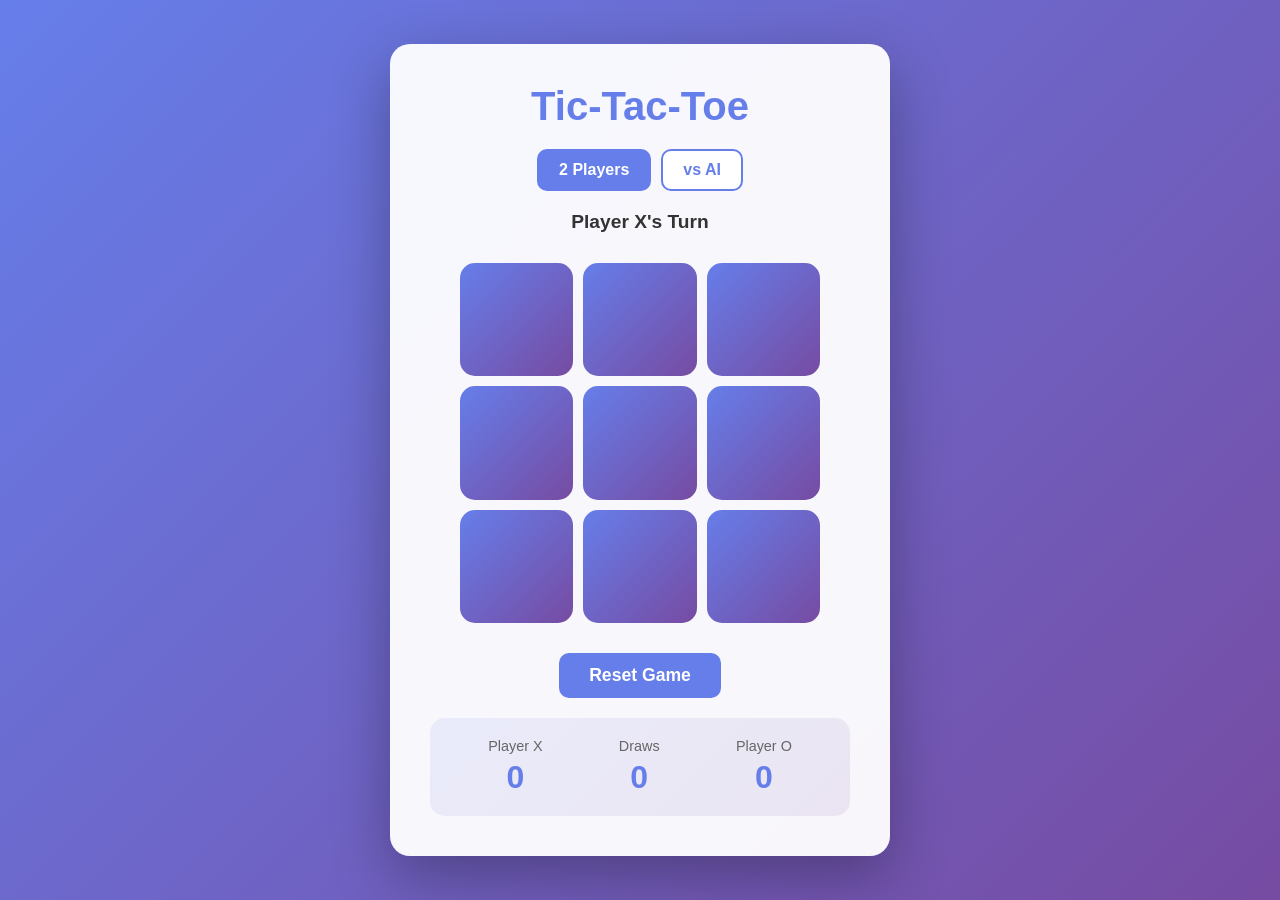
<file: Tic tac toe/TicTacToe.html>
<!DOCTYPE html>
<html lang="en">
<head>
    <meta charset="UTF-8">
    <meta name="viewport" content="width=device-width, initial-scale=1.0">
    <title>Tic-Tac-Toe Game</title>
    <link href="TicTacToe.css" rel="Stylesheet">
    <script src="TicTacToe.js"></script>

    
</head>
<body>
    <div class="container">
        <h1>Tic-Tac-Toe</h1>
        
        <div class="mode-selector">
            <button class="mode-btn active" onclick="setMode('player')">2 Players</button>
            <button class="mode-btn" onclick="setMode('ai')">vs AI</button>
        </div>

        <div class="game-info" id="gameInfo">Player X's Turn</div>
        
        <div class="board" id="board">
            <button class="cell" onclick="makeMove(0)"></button>
            <button class="cell" onclick="makeMove(1)"></button>
            <button class="cell" onclick="makeMove(2)"></button>
            <button class="cell" onclick="makeMove(3)"></button>
            <button class="cell" onclick="makeMove(4)"></button>
            <button class="cell" onclick="makeMove(5)"></button>
            <button class="cell" onclick="makeMove(6)"></button>
            <button class="cell" onclick="makeMove(7)"></button>
            <button class="cell" onclick="makeMove(8)"></button>
        </div>

        <div class="controls">
            <button class="btn reset-btn" onclick="resetGame()">Reset Game</button>
        </div>

        <div class="score">
            <div class="score-item">
                <div class="score-label">Player X</div>
                <div class="score-value" id="scoreX">0</div>
            </div>
            <div class="score-item">
                <div class="score-label">Draws</div>
                <div class="score-value" id="scoreDraw">0</div>
            </div>
            <div class="score-item">
                <div class="score-label" id="scoreOLabel">Player O</div>
                <div class="score-value" id="scoreO">0</div>
            </div>
        </div>
    </div>

    
</body>
</html>
</file>
<file: Tic tac toe/TicTacToe.css>
* {
            margin: 0;
            padding: 0;
            box-sizing: border-box;
        }

        body {
            font-family: 'Segoe UI', Tahoma, Geneva, Verdana, sans-serif;
            background: linear-gradient(135deg, #667eea 0%, #764ba2 100%);
            display: flex;
            justify-content: center;
            align-items: center;
            min-height: 100vh;
            padding: 20px;
        }

        .container {
            background: rgba(255, 255, 255, 0.95);
            border-radius: 20px;
            padding: 40px;
            box-shadow: 0 20px 60px rgba(0, 0, 0, 0.3);
            text-align: center;
            max-width: 500px;
            width: 100%;
        }

        h1 {
            color: #667eea;
            margin-bottom: 10px;
            font-size: 2.5em;
        }

        .game-info {
            margin: 20px 0;
            font-size: 1.2em;
            color: #333;
            font-weight: 600;
        }

        .mode-selector {
            margin: 20px 0;
            display: flex;
            gap: 10px;
            justify-content: center;
        }

        .mode-btn {
            padding: 10px 20px;
            font-size: 1em;
            border: 2px solid #667eea;
            background: white;
            color: #667eea;
            border-radius: 10px;
            cursor: pointer;
            transition: all 0.3s;
            font-weight: 600;
        }

        .mode-btn.active {
            background: #667eea;
            color: white;
        }

        .mode-btn:hover {
            transform: translateY(-2px);
            box-shadow: 0 5px 15px rgba(102, 126, 234, 0.3);
        }

        .board {
            display: grid;
            grid-template-columns: repeat(3, 1fr);
            gap: 10px;
            margin: 30px auto;
            max-width: 360px;
        }

        .cell {
            aspect-ratio: 1;
            background: linear-gradient(135deg, #667eea 0%, #764ba2 100%);
            border: none;
            border-radius: 15px;
            font-size: 3em;
            font-weight: bold;
            color: white;
            cursor: pointer;
            transition: all 0.3s;
            display: flex;
            align-items: center;
            justify-content: center;
        }

        .cell:hover:not(:disabled) {
            transform: scale(1.05);
            box-shadow: 0 10px 25px rgba(0, 0, 0, 0.3);
        }

        .cell:disabled {
            cursor: not-allowed;
            opacity: 0.9;
        }

        .cell.x {
            color: #ff6b6b;
        }

        .cell.o {
            color: #4ecdc4;
        }

        .controls {
            margin-top: 30px;
            display: flex;
            gap: 10px;
            justify-content: center;
        }

        .btn {
            padding: 12px 30px;
            font-size: 1.1em;
            border: none;
            border-radius: 10px;
            cursor: pointer;
            transition: all 0.3s;
            font-weight: 600;
        }

        .reset-btn {
            background: #667eea;
            color: white;
        }

        .reset-btn:hover {
            background: #5568d3;
            transform: translateY(-2px);
            box-shadow: 0 5px 15px rgba(102, 126, 234, 0.4);
        }

        .score {
            display: flex;
            justify-content: space-around;
            margin-top: 20px;
            padding: 20px;
            background: linear-gradient(135deg, rgba(102, 126, 234, 0.1) 0%, rgba(118, 75, 162, 0.1) 100%);
            border-radius: 15px;
        }

        .score-item {
            text-align: center;
        }

        .score-label {
            font-size: 0.9em;
            color: #666;
            margin-bottom: 5px;
        }

        .score-value {
            font-size: 2em;
            font-weight: bold;
            color: #667eea;
        }

        .winner-message {
            animation: bounce 0.5s;
        }

        @keyframes bounce {
            0%, 100% { transform: scale(1); }
            50% { transform: scale(1.1); }
        }
</file>
